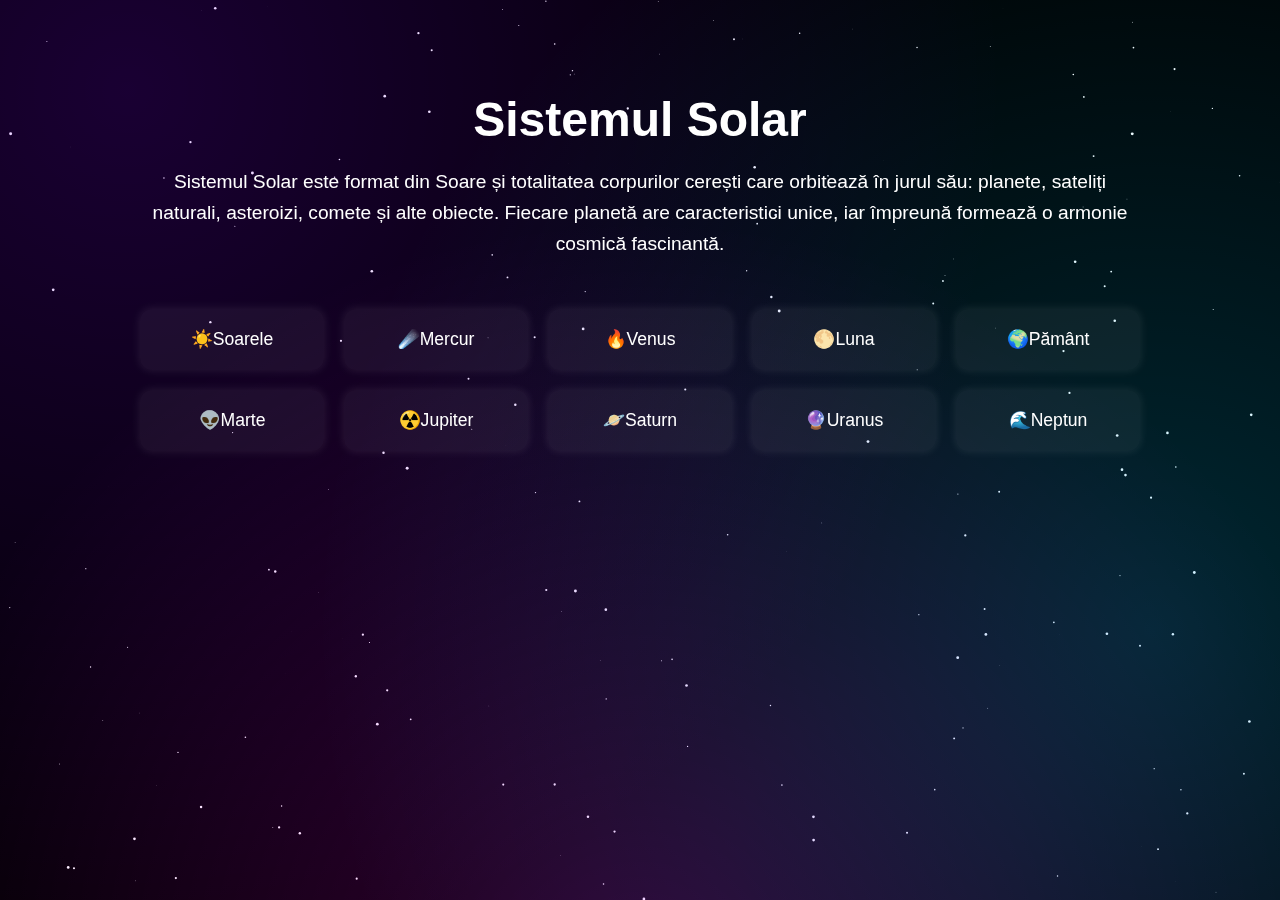
<file: index.html>
<!DOCTYPE html>
<html lang="ro">
<head>
  <meta charset="UTF-8">
  <meta name="viewport" content="width=device-width, initial-scale=1">
  <title>Sistemul Solar</title>
  <link rel="stylesheet" href="style.css">
</head>
<body>

  <canvas id="stars"></canvas>

  <div class="animated-nebula"></div>

  <div class="content">
    <h1>Sistemul Solar</h1>
    <p>
      Sistemul Solar este format din Soare și totalitatea corpurilor cerești care orbitează în jurul său:
      planete, sateliți naturali, asteroizi, comete și alte obiecte. Fiecare planetă are caracteristici unice,
      iar împreună formează o armonie cosmică fascinantă.
    </p>

    <div class="card-container">
      <a href="soare.html" class="planet-card">☀️Soarele</a>
      <a href="mercur.html" class="planet-card">☄️Mercur</a>
      <a href="venus.html" class="planet-card">🔥Venus</a>
      <a href="luna.html" class="planet-card">🌕Luna</a>
      <a href="pamant.html" class="planet-card">🌍Pământ</a>
      <a href="marte.html" class="planet-card">👽Marte</a>
      <a href="jupiter.html" class="planet-card">☢️Jupiter</a>
      <a href="saturn.html" class="planet-card">🪐Saturn</a>
      <a href="uranus.html" class="planet-card">🔮Uranus</a>
      <a href="neptun.html" class="planet-card">🌊Neptun</a>
    </div>
  </div>

  <script src="stars.js"></script>

</body>
</html>
</file>
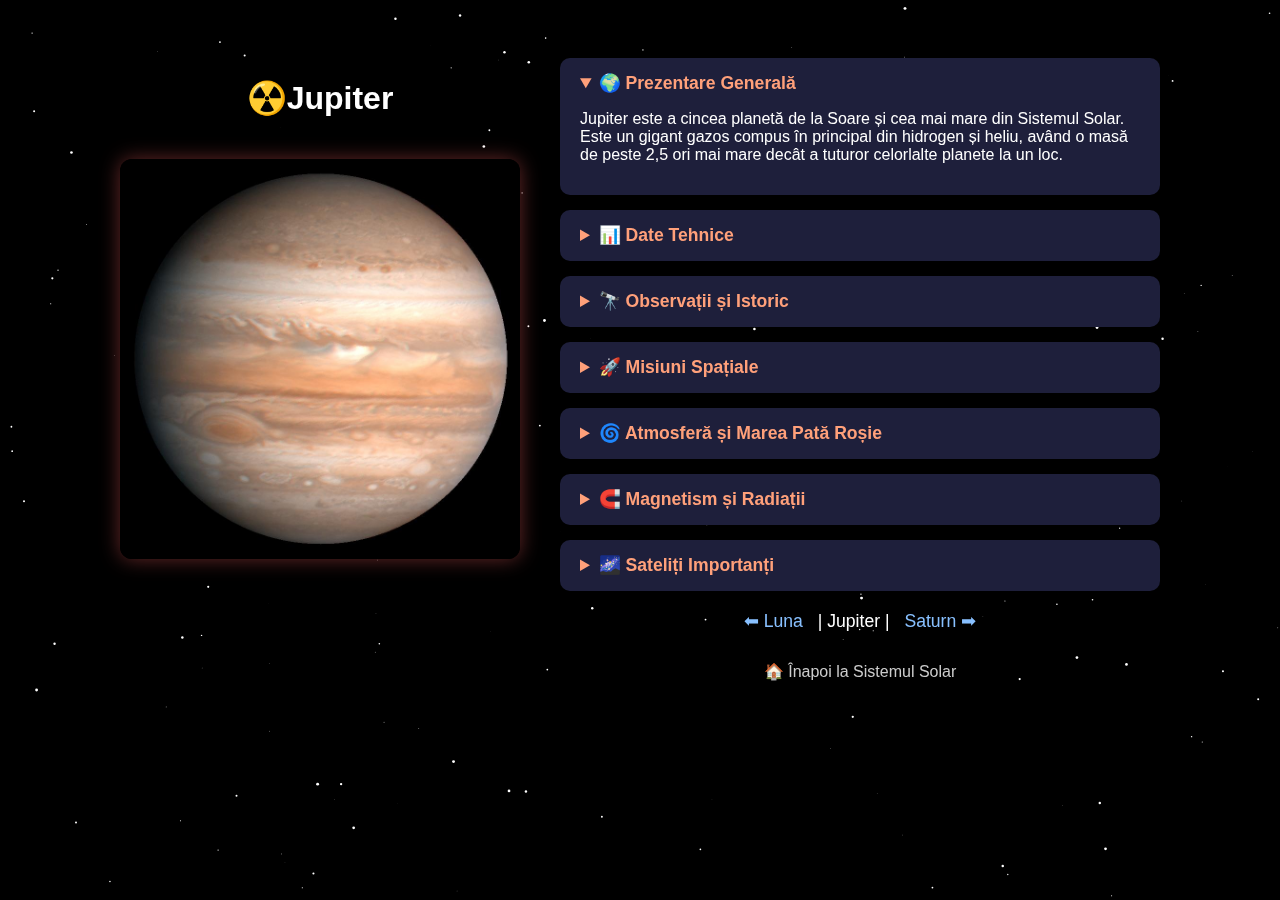
<file: jupiter.html>
<!DOCTYPE html>
<html lang="ro">
<head>
  <meta charset="UTF-8" />
  <meta name="viewport" content="width=device-width, initial-scale=1" />
  <title>Explorare Jupiter</title>
  <link rel="stylesheet" href="style_jupiter.css" />
</head>
<body class="cosmic-bg">
  <canvas id="stars"></canvas>

  <div class="planet-flex-container">
    <div class="left-side">
      <h1>☢️Jupiter</h1>
      <img src="Imagini/Jupiter.jpg" alt="Jupiter" class="planet-img" />
    </div>

    <div class="right-side exploration-sections">
      <details open>
        <summary>🌍 Prezentare Generală</summary>
        <p>
          Jupiter este a cincea planetă de la Soare și cea mai mare din Sistemul Solar. Este un gigant gazos compus în principal din hidrogen și heliu, având o masă de peste 2,5 ori mai mare decât a tuturor celorlalte planete la un loc.
        </p>
      </details>

      <details>
        <summary>📊 Date Tehnice</summary>
        <ul>
          <li>Diametru: 139.820 km</li>
          <li>Gravitație: 24,79 m/s²</li>
          <li>Număr de sateliți: 95 confirmați</li>
          <li>Durata unei zile: 9h 56m</li>
        </ul>
      </details>

      <details>
        <summary>🔭 Observații și Istoric</summary>
        <p>
          Jupiter este vizibil cu ochiul liber și cunoscut din antichitate. Galileo Galilei a fost primul care i-a observat cei mai mari sateliți în 1610 (Io, Europa, Ganimede și Callisto) — numiți acum „satelitii galileeni”.
        </p>
      </details>

      <details>
        <summary>🚀 Misiuni Spațiale</summary>
        <p>
          Mai multe misiuni au vizitat Jupiter pentru studii detaliate:
        </p>
        <ul>
          <li><strong>Pioneer 10</strong> – primul zbor prin apropiere (1973)</li>
          <li><strong>Voyager 1 și 2</strong> – imagini și date despre sateliți (1979)</li>
          <li><strong>Galileo</strong> – în orbită între 1995–2003</li>
          <li><strong>Juno</strong> – activă din 2016, analizează structura și atmosfera</li>
        </ul>
      </details>

      <details>
        <summary>🌀 Atmosferă și Marea Pată Roșie</summary>
        <p>
          Atmosfera este formată în principal din hidrogen și heliu, cu benzi de nori și furtuni masive. <strong>Marea Pată Roșie</strong> este o furtună uriașă care durează de sute de ani și este de 1,3 ori mai mare decât Pământul.
        </p>
      </details>

      <details>
        <summary>🧲 Magnetism și Radiații</summary>
        <p>
          Jupiter are un câmp magnetic extrem de puternic, de aproximativ 20.000 de ori mai intens decât al Pământului. Emite radiații intense, ceea ce face explorarea din apropiere dificilă pentru navele spațiale.
        </p>
      </details>

      <details>
        <summary>🌌 Sateliți Importanți</summary>
        <p>
          Jupiter are peste 90 de sateliți, dintre care cei mai importanți sunt:
        </p>
        <ul>
          <li><strong>Ganimede</strong> – cel mai mare satelit din Sistemul Solar.</li>
          <li><strong>Europa</strong> – posibil să aibă un ocean subteran.</li>
          <li><strong>Io</strong> – activ vulcanic intens.</li>
          <li><strong>Callisto</strong> – unul dintre cele mai vechi și craterate corpuri.</li>
        </ul>
      </details>

      <div class="navigation">
        <a href="luna.html">⬅ Luna</a>
        <span>| Jupiter |</span>
        <a href="saturn.html">Saturn ➡</a>
      </div>

      <div class="back-home">
        <a href="index.html">🏠 Înapoi la Sistemul Solar</a>
      </div>
    </div>
  </div>

  <script src="stars.js"></script>
</body>
</html>
</file>
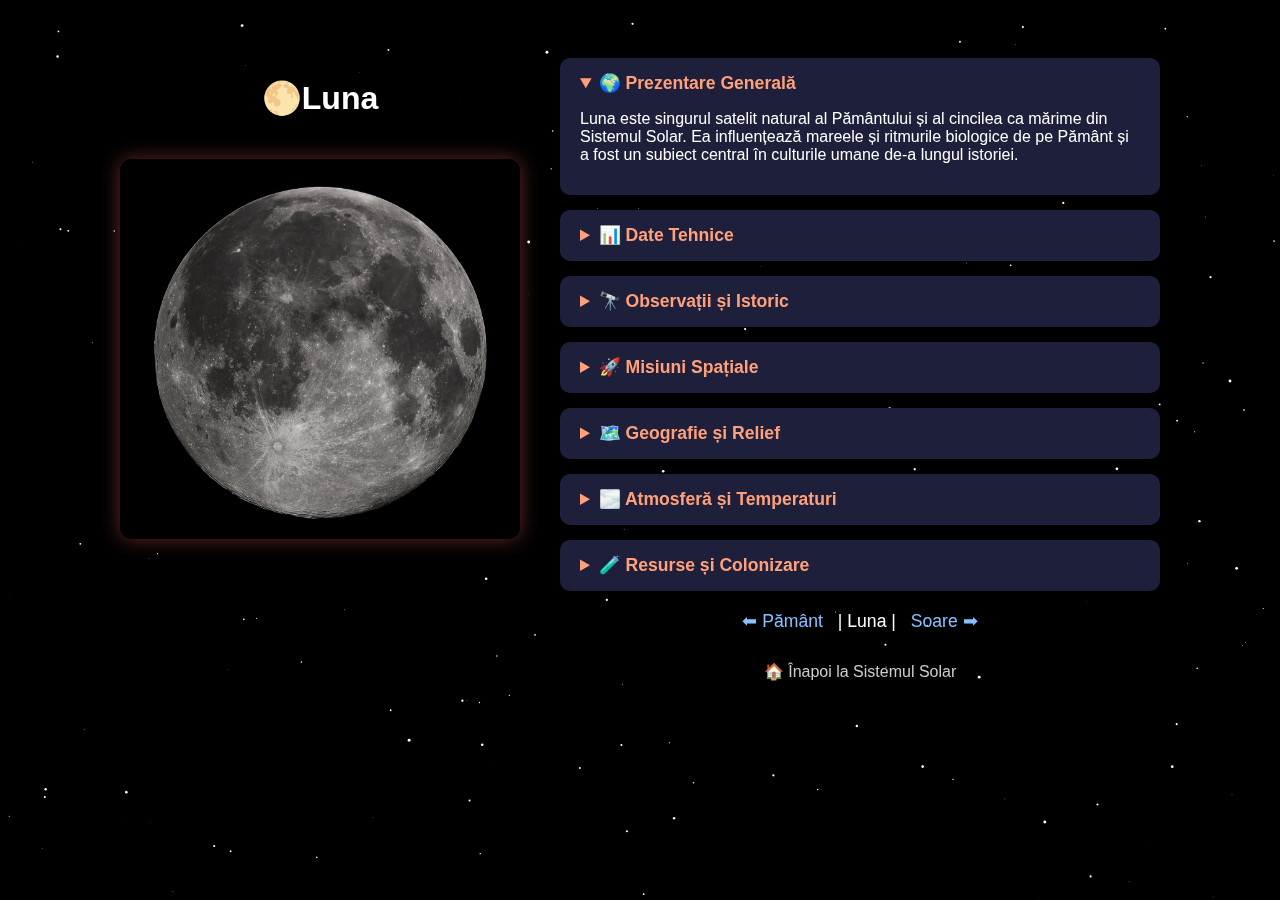
<file: luna.html>
<!DOCTYPE html>
<html lang="ro">
<head>
  <meta charset="UTF-8" />
  <meta name="viewport" content="width=device-width, initial-scale=1" />
  <title>Explorare Luna</title>
  <link rel="stylesheet" href="style_luna.css" />
</head>
<body class="cosmic-bg">
  <canvas id="stars"></canvas>

  <div class="planet-flex-container">
    <div class="left-side">
      <h1>🌕Luna</h1>
      <img src="Imagini/Luna.jpg" alt="Luna" class="planet-img" />
    </div>

    <div class="right-side exploration-sections">
      <details open>
        <summary>🌍 Prezentare Generală</summary>
        <p>
          Luna este singurul satelit natural al Pământului și al cincilea ca mărime din Sistemul Solar. Ea influențează mareele și ritmurile biologice de pe Pământ și a fost un subiect central în culturile umane de-a lungul istoriei.
        </p>
      </details>

      <details>
        <summary>📊 Date Tehnice</summary>
        <ul>
          <li>Diametru: 3.474 km</li>
          <li>Gravitație: 1.62 m/s²</li>
          <li>Distanță față de Pământ: ~384.400 km</li>
          <li>Durata unei zile lunare: 27,3 zile terestre</li>
        </ul>
      </details>

      <details>
        <summary>🔭 Observații și Istoric</summary>
        <p>
          Luna a fost observată încă din cele mai vechi timpuri. Primele hărți lunare au fost realizate în secolele XVII–XVIII. Ea a fost adesea asociată cu zeități feminine, cicluri și calendarul lunar.
        </p>
      </details>

      <details>
        <summary>🚀 Misiuni Spațiale</summary>
        <p>
          Luna a fost primul corp ceresc pe care omul a pășit. Printre cele mai importante misiuni:
        </p>
        <ul>
          <li><strong>Luna 2</strong> (URSS, 1959) – primul impact controlat pe Lună.</li>
          <li><strong>Apollo 11</strong> (SUA, 1969) – Neil Armstrong, primul pas pe Lună.</li>
          <li><strong>Chandrayaan-3</strong> (India, 2023) – aterizare reușită la polul sudic.</li>
          <li>Misiuni recente de cartografiere și recoltare de date (NASA, ESA, CNSA).</li>
        </ul>
      </details>

      <details>
        <summary>🗺️ Geografie și Relief</summary>
        <p>
          Suprafața Lunii este acoperită de cratere, câmpii bazaltice (maria), munți și regiuni cu regolit. Cele mai cunoscute formațiuni:
        </p>
        <ul>
          <li><strong>Mare Tranquillitatis</strong> – locul unde a aselenizat Apollo 11.</li>
          <li><strong>Craterele Tycho și Copernicus</strong> – vizibile cu ochiul liber.</li>
        </ul>
      </details>

      <details>
        <summary>🌫️ Atmosferă și Temperaturi</summary>
        <p>
          Luna nu are o atmosferă propriu-zisă, ci o exosferă extrem de subțire. Din acest motiv, temperaturile variază drastic între zi și noapte, de la +127°C la -173°C.
        </p>
      </details>

      <details>
        <summary>🧪 Resurse și Colonizare</summary>
        <p>
          Analizele arată prezența apei înghețate în regiunile polare. De asemenea, se investighează posibilitatea folosirii heliu-3 ca resursă energetică în viitor. Proiectele Artemis și Gateway vizează colonizarea Lunii.
        </p>
      </details>

      <div class="navigation">
        <a href="pamant.html">⬅ Pământ</a>
        <span>| Luna |</span>
        <a href="soare.html">Soare ➡</a>
      </div>

      <div class="back-home">
        <a href="index.html">🏠 Înapoi la Sistemul Solar</a>
      </div>
    </div>
  </div>

  <script src="stars.js"></script>
</body>
</html>
</file>
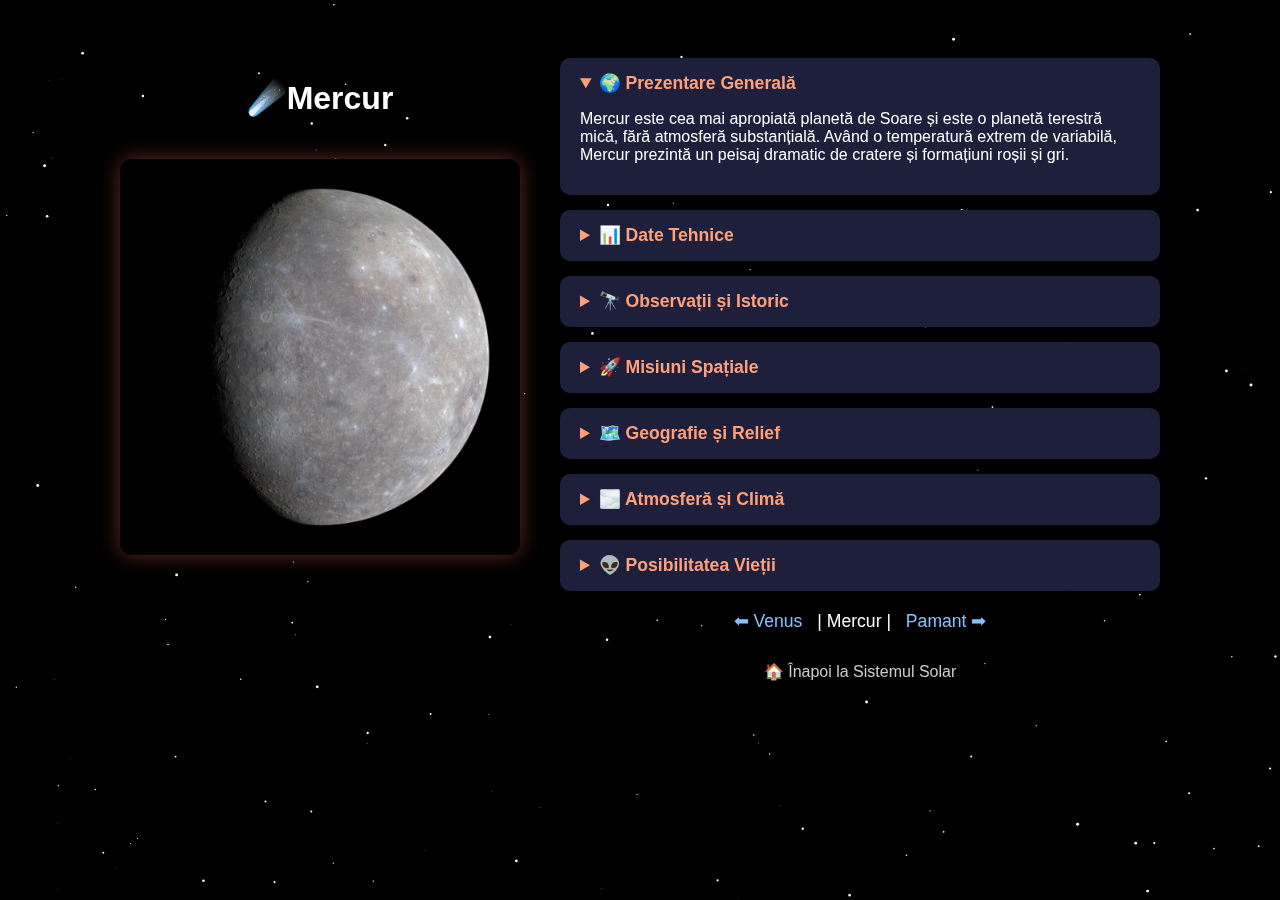
<file: mercur.html>
<!DOCTYPE html>
<html lang="ro">
<head>
  <meta charset="UTF-8">
  <meta name="viewport" content="width=device-width, initial-scale=1">
  <title>Explorare Mercur</title>
  <link rel="stylesheet" href="style_mercur.css">
</head>

<body class="cosmic-bg">
    <canvas id="stars"></canvas>
  
    <div class="planet-flex-container">
      <div class="left-side">
        <h1>☄️Mercur</h1>
        <img src="Imagini/Mercur.jpg" alt="Mercur" class="planet-img">
      </div>
  
      <div class="right-side exploration-sections">
        <details open>
          <summary>🌍 Prezentare Generală</summary>
          <p>Mercur este cea mai apropiată planetă de Soare și este o planetă terestră mică, fără atmosferă substanțială. Având o temperatură extrem de variabilă, Mercur prezintă un peisaj dramatic de cratere și formațiuni roșii și gri.</p>
        </details>
  
        <details>
          <summary>📊 Date Tehnice</summary>
          <ul>
            <li>Diametru: 4.879 km</li>
            <li>Gravitație: 3.7 m/s²</li>
            <li>Temperatură: -173°C la noapte, +427°C ziua</li>
          </ul>
        </details>
  
        <details>
            <summary>🔭 Observații și Istoric</summary>
            <p>Mercur a fost cunoscut încă din antichitate, fiind vizibil fără telescop în apropierea orizontului. Galileo Galilei a fost primul care a observat această planetă cu un telescop în 1610. Primele imagini detaliate ale planetei au fost obținute de sondele Mariner 10 și MESSENGER.</p>
          </details>
          
          <details>
            <summary>🚀 Misiuni Spațiale</summary>
            <p>Mercur a fost vizitat de mai multe misiuni spațiale, inclusiv:</p>
            <ul>
              <li><strong>Mariner 10</strong> (1974-1975) – prima sondă care a zburat pe lângă Mercur.</li>
              <li><strong>MESSENGER</strong> (2004-2015) – a fost prima sondă care a orbitat Mercur și a trimis imagini detaliate ale suprafeței sale.</li>
              <li><strong>BepiColombo</strong> (2020) – o misiune jointă ESA/JAXA care va ajunge la Mercur în 2025.</li>
            </ul>
          </details>
          
          <details>
            <summary>🗺️ Geografie și Relief</summary>
            <p>Mercur are o suprafață similară cu Luna Pământului, acoperită cu cratere și câmpuri de roci. Printre cele mai notabile formațiuni se numără:</p>
            <ul>
              <li><strong>Caloris Basin</strong> – un crater enorm de 1.550 km, considerat unul dintre cele mai mari cratere de impact din Sistemul Solar.</li>
              <li><strong>Ridges</strong> – lanțuri de munți care se formează din cauza contracției planetei.</li>
            </ul>
          </details>
          
          <details>
            <summary>🌫️ Atmosferă și Climă</summary>
            <p>Mercur are o atmosferă foarte subțire, formată în principal din oxigen, sodiu, hidrogen, heliu și potasiu. Temperaturile pot varia dramatic: de la -173°C noaptea la +427°C ziua.</p>
          </details>
          
          <details>
            <summary>👽 Posibilitatea Vieții</summary>
            <p>Din cauza temperaturilor extreme și a lipsei de atmosferă semnificativă, Mercur este considerat o planetă nelocuită, fără posibilitatea vieții așa cum o cunoaștem. Totuși, cercetările continuă să exploreze modul în care planetele apropiate de soare ar putea susține forme de viață extremofile în trecut.</p>
          </details>
          
        <div class="navigation">
          <a href="venus.html">⬅ Venus</a>
          <span>| Mercur |</span>
          <a href="pamant.html">Pamant ➡</a>
        </div>
  
        <div class="back-home">
          <a href="index.html">🏠 Înapoi la Sistemul Solar</a>
        </div>
      </div>
    </div>
  
    <script src="stars.js"></script>
</body>
</html>
</file>
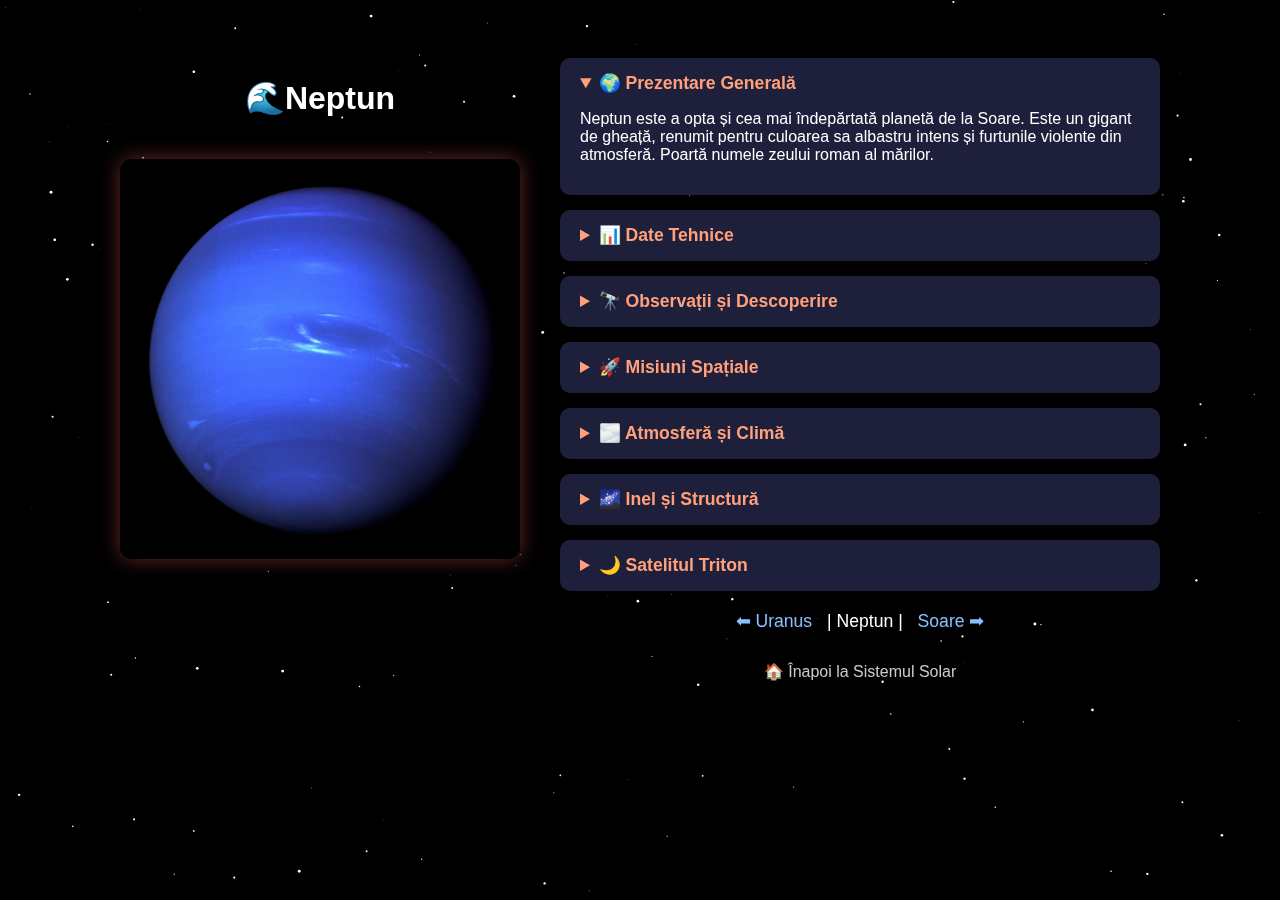
<file: neptun.html>
<!DOCTYPE html>
<html lang="ro">
<head>
  <meta charset="UTF-8" />
  <meta name="viewport" content="width=device-width, initial-scale=1" />
  <title>Explorare Neptun</title>
  <link rel="stylesheet" href="style_neptun.css" />
</head>
<body class="cosmic-bg">
  <canvas id="stars"></canvas>

  <div class="planet-flex-container">
    <div class="left-side">
      <h1>🌊Neptun</h1>
      <img src="Imagini/Neptun.jpg" alt="Neptun" class="planet-img" />
    </div>

    <div class="right-side exploration-sections">
      <details open>
        <summary>🌍 Prezentare Generală</summary>
        <p>
          Neptun este a opta și cea mai îndepărtată planetă de la Soare. Este un gigant de gheață, renumit pentru culoarea sa albastru intens și furtunile violente din atmosferă. Poartă numele zeului roman al mărilor.
        </p>
      </details>

      <details>
        <summary>📊 Date Tehnice</summary>
        <ul>
          <li>Diametru: 49.244 km</li>
          <li>Gravitație: 11,15 m/s²</li>
          <li>Durata unei zile: 16h 6m</li>
          <li>Temperatură medie: -214°C</li>
        </ul>
      </details>

      <details>
        <summary>🔭 Observații și Descoperire</summary>
        <p>
          Neptun a fost descoperit în 1846, fiind prima planetă localizată prin calcule matematice și nu prin observație directă. A fost observat ulterior de Johann Galle, pe baza predicțiilor lui Urbain Le Verrier și John Couch Adams.
        </p>
      </details>

      <details>
        <summary>🚀 Misiuni Spațiale</summary>
        <p>
          <strong>Voyager 2</strong> este singura navă care a vizitat Neptun, în 1989. A transmis imagini spectaculoase cu marea pată întunecată, inelele și satelitul Triton.
        </p>
      </details>

      <details>
        <summary>🌫️ Atmosferă și Climă</summary>
        <p>
          Atmosfera conține hidrogen, heliu și metan. Neptun este cunoscut pentru vânturile sale extrem de rapide – cele mai rapide din Sistemul Solar, atingând până la 2.100 km/h. Furtunile sunt frecvente și intense.
        </p>
      </details>

      <details>
        <summary>🌌 Inel și Structură</summary>
        <p>
          Neptun are un sistem de inele subțiri și întunecate. Interiorul este format dintr-un nucleu solid înconjurat de un strat de gheață și un mantou de hidrogen și heliu lichid.
        </p>
      </details>

      <details>
        <summary>🌙 Satelitul Triton</summary>
        <p>
          <strong>Triton</strong> este cel mai mare satelit al lui Neptun și este unic deoarece orbitează în sens opus rotației planetei. Se crede că este un obiect capturat din Centura Kuiper. Are gheizere de azot și o suprafață geologic activă.
        </p>
      </details>

      <div class="navigation">
        <a href="uranus.html">⬅ Uranus</a>
        <span>| Neptun |</span>
        <a href="soare.html">Soare ➡</a>
      </div>

      <div class="back-home">
        <a href="index.html">🏠 Înapoi la Sistemul Solar</a>
      </div>
    </div>
  </div>

  <script src="stars.js"></script>
</body>
</html>
</file>
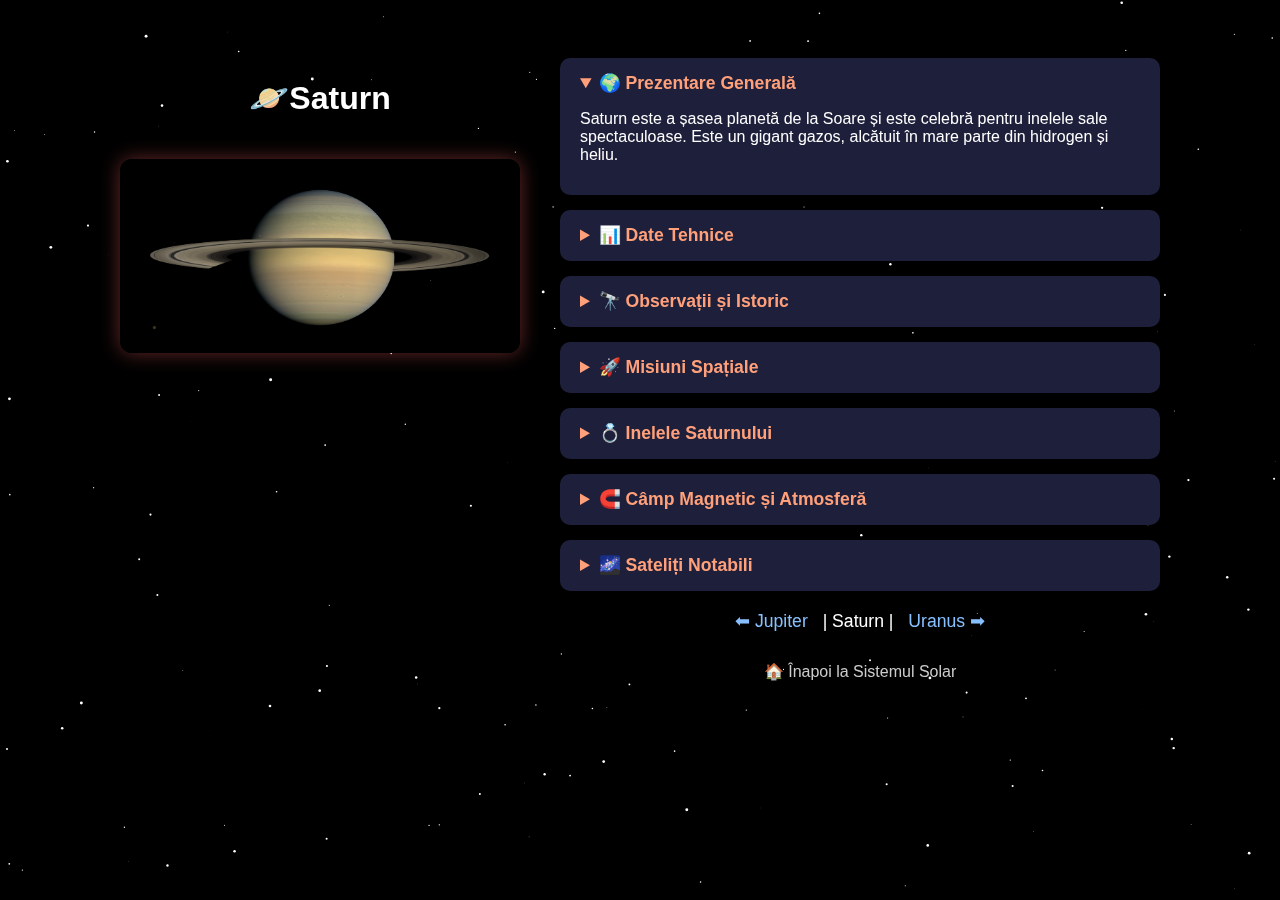
<file: saturn.html>
<!DOCTYPE html>
<html lang="ro">
<head>
  <meta charset="UTF-8" />
  <meta name="viewport" content="width=device-width, initial-scale=1" />
  <title>Explorare Saturn</title>
  <link rel="stylesheet" href="style_saturn.css" />
</head>
<body class="cosmic-bg">
  <canvas id="stars"></canvas>

  <div class="planet-flex-container">
    <div class="left-side">
      <h1>🪐Saturn</h1>
      <img src="Imagini/Saturn.jpg" alt="Saturn" class="planet-img" />
    </div>

    <div class="right-side exploration-sections">
      <details open>
        <summary>🌍 Prezentare Generală</summary>
        <p>
          Saturn este a șasea planetă de la Soare și este celebră pentru inelele sale spectaculoase. Este un gigant gazos, alcătuit în mare parte din hidrogen și heliu.
        </p>
      </details>

      <details>
        <summary>📊 Date Tehnice</summary>
        <ul>
          <li>Diametru: 116.460 km</li>
          <li>Gravitație: 10,44 m/s²</li>
          <li>Număr de sateliți: 146 confirmați</li>
          <li>Durata unei zile: 10h 33m</li>
        </ul>
      </details>

      <details>
        <summary>🔭 Observații și Istoric</summary>
        <p>
          Saturn a fost cunoscut din antichitate și este vizibil cu ochiul liber. Galileo Galilei l-a observat în 1610, dar nu a înțeles că vede inelele. Abia în 1655, Christiaan Huygens a explicat corect structura acestora.
        </p>
      </details>

      <details>
        <summary>🚀 Misiuni Spațiale</summary>
        <p>
          Mai multe misiuni au vizitat Saturn:
        </p>
        <ul>
          <li><strong>Pioneer 11</strong> (1979) – primul zbor apropiat.</li>
          <li><strong>Voyager 1 și 2</strong> – imagini detaliate ale inelelor și sateliților.</li>
          <li><strong>Cassini-Huygens</strong> (2004–2017) – misiune amplă ce a orbitat Saturn și a trimis o sondă pe Titan.</li>
        </ul>
      </details>

      <details>
        <summary>💍 Inelele Saturnului</summary>
        <p>
          Inelele lui Saturn sunt compuse din gheață și particule de praf, având o grosime de doar câțiva zeci de metri, dar extinzându-se pe sute de mii de kilometri. Sunt împărțite în mai multe zone, cele mai cunoscute fiind inelele A, B și C.
        </p>
      </details>

      <details>
        <summary>🧲 Câmp Magnetic și Atmosferă</summary>
        <p>
          Saturn are un câmp magnetic mai slab decât Jupiter, dar totuși puternic. Atmosfera este compusă din hidrogen (~96%) și heliu, cu vânturi ce ating viteze de peste 1.800 km/h.
        </p>
      </details>

      <details>
        <summary>🌌 Sateliți Notabili</summary>
        <p>
          Saturn are un număr impresionant de sateliți, dintre care cei mai notabili sunt:
        </p>
        <ul>
          <li><strong>Titan</strong> – cel mai mare satelit, cu o atmosferă densă și lacuri de metan.</li>
          <li><strong>Enceladus</strong> – are gheizere de apă care sugerează un ocean subteran.</li>
          <li><strong>Rhea, Dione, Iapetus</strong> – fiecare cu caracteristici geologice unice.</li>
        </ul>
      </details>

      <div class="navigation">
        <a href="jupiter.html">⬅ Jupiter</a>
        <span>| Saturn |</span>
        <a href="uranus.html">Uranus ➡</a>
      </div>

      <div class="back-home">
        <a href="index.html">🏠 Înapoi la Sistemul Solar</a>
      </div>
    </div>
  </div>

  <script src="stars.js"></script>
</body>
</html>
</file>
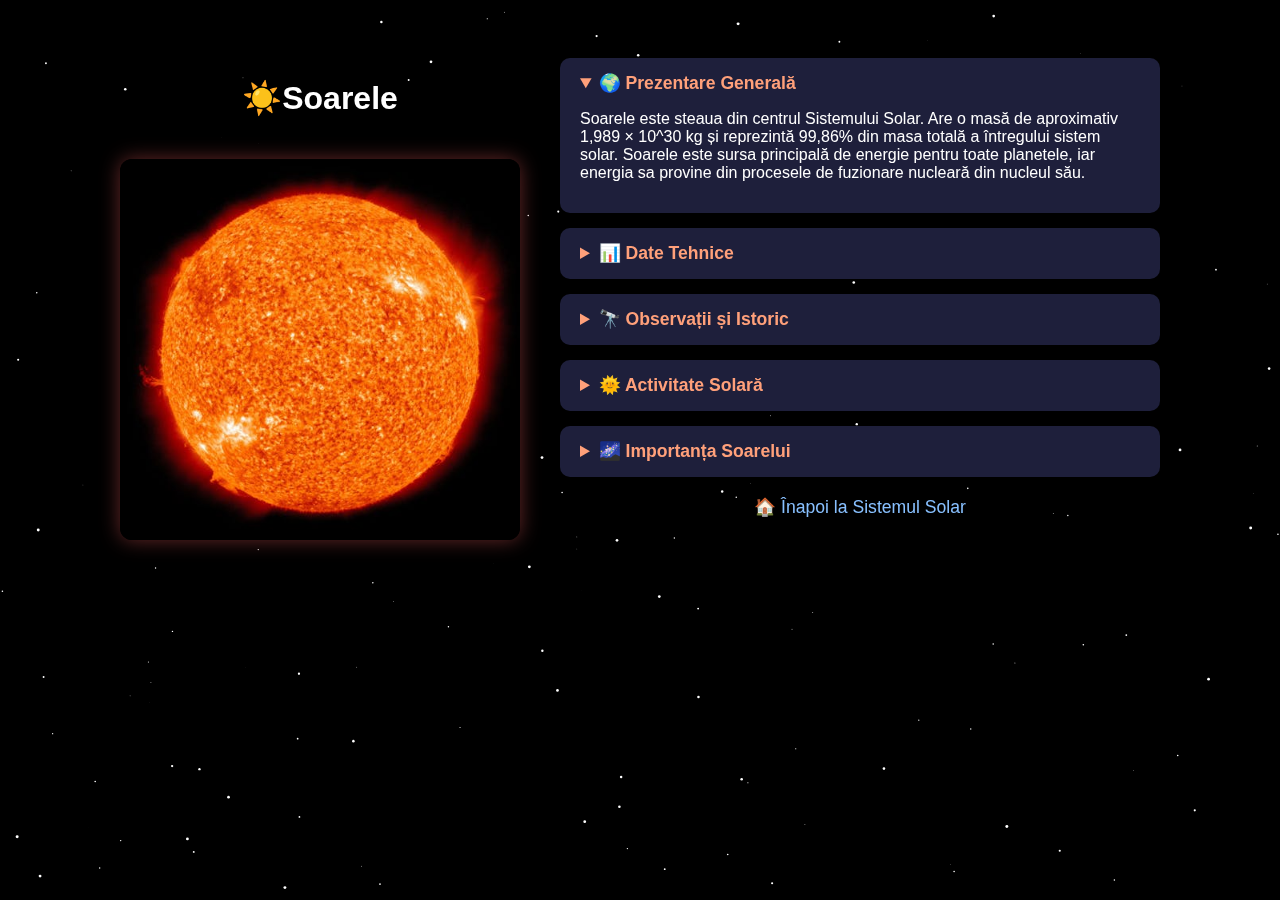
<file: soare.html>
<!DOCTYPE html>
<html lang="ro">
<head>
  <meta charset="UTF-8">
  <meta name="viewport" content="width=device-width, initial-scale=1.0">
  <title>Soarele</title>
  <link rel="stylesheet" href="style_soarele.css">
</head>
<body class="cosmic-bg">
  <canvas id="stars"></canvas>

  <div class="planet-flex-container">
    <div class="left-side">
      <h1>☀️Soarele</h1>
      <img src="Imagini/Soare2.jpg" alt="Soarele" class="planet-img">
    </div>

    <div class="right-side exploration-sections">
      <details open>
        <summary>🌍 Prezentare Generală</summary>
        <p>Soarele este steaua din centrul Sistemului Solar. Are o masă de aproximativ 1,989 × 10^30 kg și reprezintă 99,86% din masa totală a întregului sistem solar. Soarele este sursa principală de energie pentru toate planetele, iar energia sa provine din procesele de fuzionare nucleară din nucleul său.</p>
      </details>

      <details>
        <summary>📊 Date Tehnice</summary>
        <ul>
          <li>Diametru: 1.392.700 km</li>
          <li>Temperatura la suprafață: 5.500°C</li>
          <li>Temperatura în nucleu: 15.000.000°C</li>
          <li>Vârsta: 4,6 miliarde de ani</li>
        </ul>
      </details>

      <details>
        <summary>🔭 Observații și Istoric</summary>
        <p>Soarele a fost observat de către civilizațiile antice, care i-au atribuit diverse divinități. În secolul al XVII-lea, astronomii au început să studieze Soarele folosind telescoape. De atunci, înțelegerea noastră despre structura și comportamentul Soarelui a evoluat semnificativ.</p>
      </details>

      <details>
        <summary>🌞 Activitate Solară</summary>
        <p>Soarele are un ciclu de activitate de aproximativ 11 ani, în care trece prin perioade de intensificare a petelor solare și radiație solară. Aceasta poate influența vremea din Sistemul Solar, inclusiv pe Pământ, prin erupții solare și vânturi solare.</p>
      </details>

      <details>
        <summary>🌌 Importanța Soarelui</summary>
        <p>Soarele joacă un rol esențial în menținerea vieții pe Pământ, prin furnizarea de lumină și căldură. Acesta influențează climatul, reglează temperatura globală și sprijină fotosinteza, procesul prin care plantele produc oxigenul necesar vieții.</p>
      </details>

      <div class="navigation">
        <a href="index.html">🏠 Înapoi la Sistemul Solar</a>
      </div>
    </div>
  </div>

  <script src="stars.js"></script>
</body>
</html>
</file>
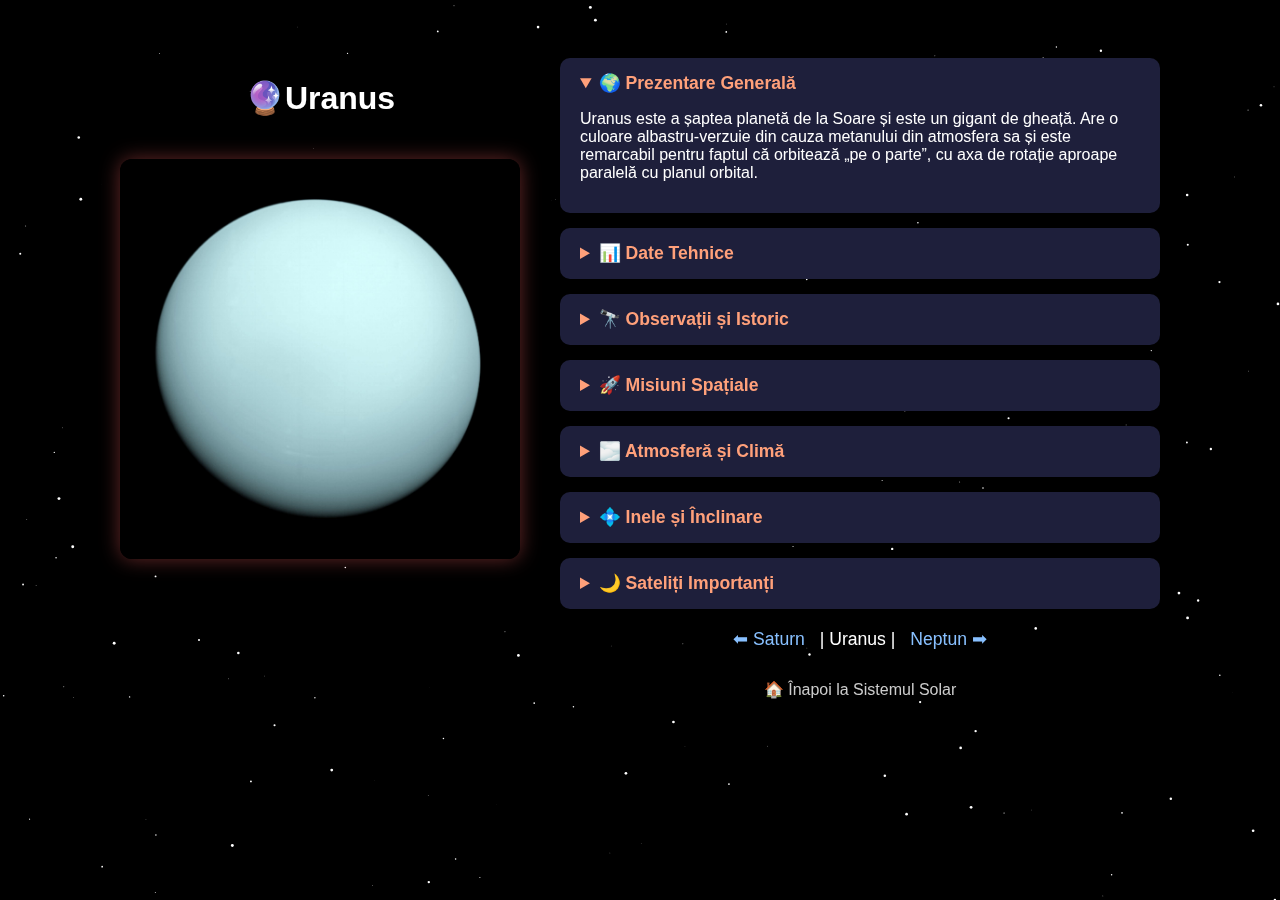
<file: uranus.html>
<!DOCTYPE html>
<html lang="ro">
<head>
  <meta charset="UTF-8" />
  <meta name="viewport" content="width=device-width, initial-scale=1" />
  <title>Explorare Uranus</title>
  <link rel="stylesheet" href="style_uranus.css" />
</head>
<body class="cosmic-bg">
  <canvas id="stars"></canvas>

  <div class="planet-flex-container">
    <div class="left-side">
      <h1>🔮Uranus</h1>
      <img src="Imagini/Uranus2.jpg" alt="Uranus" class="planet-img" />
    </div>

    <div class="right-side exploration-sections">
      <details open>
        <summary>🌍 Prezentare Generală</summary>
        <p>
          Uranus este a șaptea planetă de la Soare și este un gigant de gheață. Are o culoare albastru-verzuie din cauza metanului din atmosfera sa și este remarcabil pentru faptul că orbitează „pe o parte”, cu axa de rotație aproape paralelă cu planul orbital.
        </p>
      </details>

      <details>
        <summary>📊 Date Tehnice</summary>
        <ul>
          <li>Diametru: 50.724 km</li>
          <li>Gravitație: 8,69 m/s²</li>
          <li>Durata unei zile: 17h 14m</li>
          <li>Temperatură medie: -224°C</li>
        </ul>
      </details>

      <details>
        <summary>🔭 Observații și Istoric</summary>
        <p>
          Uranus a fost descoperit în 1781 de William Herschel, devenind prima planetă descoperită cu ajutorul unui telescop. Inițial s-a crezut că este o cometă, dar observările ulterioare i-au confirmat natura planetară.
        </p>
      </details>

      <details>
        <summary>🚀 Misiuni Spațiale</summary>
        <p>
          Singura navă spațială care a vizitat Uranus este <strong>Voyager 2</strong>, în 1986. A transmis date despre atmosferă, inele și sateliți. De atunci, Uranus nu a mai fost vizitat, deși există planuri pentru misiuni viitoare.
        </p>
      </details>

      <details>
        <summary>🌫️ Atmosferă și Climă</summary>
        <p>
          Atmosfera lui Uranus este compusă din hidrogen, heliu și metan. Este una dintre cele mai reci planete din sistemul solar. Vânturile pot atinge viteze de 900 km/h, iar norii metanici dau planetei o tentă turcoaz.
        </p>
      </details>

      <details>
        <summary>💠 Inele și Înclinare</summary>
        <p>
          Uranus are un sistem de inele subțiri și întunecate, mai puțin vizibile decât cele ale lui Saturn. Ceea ce îl face cu adevărat unic este înclinarea axială de 98 de grade, ceea ce duce la anotimpuri extreme și neobișnuite.
        </p>
      </details>

      <details>
        <summary>🌙 Sateliți Importanți</summary>
        <p>
          Uranus are 27 de sateliți cunoscuți, mulți dintre aceștia purtând nume din operele lui Shakespeare. Cei mai mari includ:
        </p>
        <ul>
          <li><strong>Titania</strong> – cel mai mare satelit al lui Uranus.</li>
          <li><strong>Oberon</strong> – cu o suprafață marcată de cratere.</li>
          <li><strong>Miranda</strong> – cu relief bizar și variații geologice spectaculoase.</li>
        </ul>
      </details>

      <div class="navigation">
        <a href="saturn.html">⬅ Saturn</a>
        <span>| Uranus |</span>
        <a href="neptun.html">Neptun ➡</a>
      </div>

      <div class="back-home">
        <a href="index.html">🏠 Înapoi la Sistemul Solar</a>
      </div>
    </div>
  </div>

  <script src="stars.js"></script>
</body>
</html>
</file>
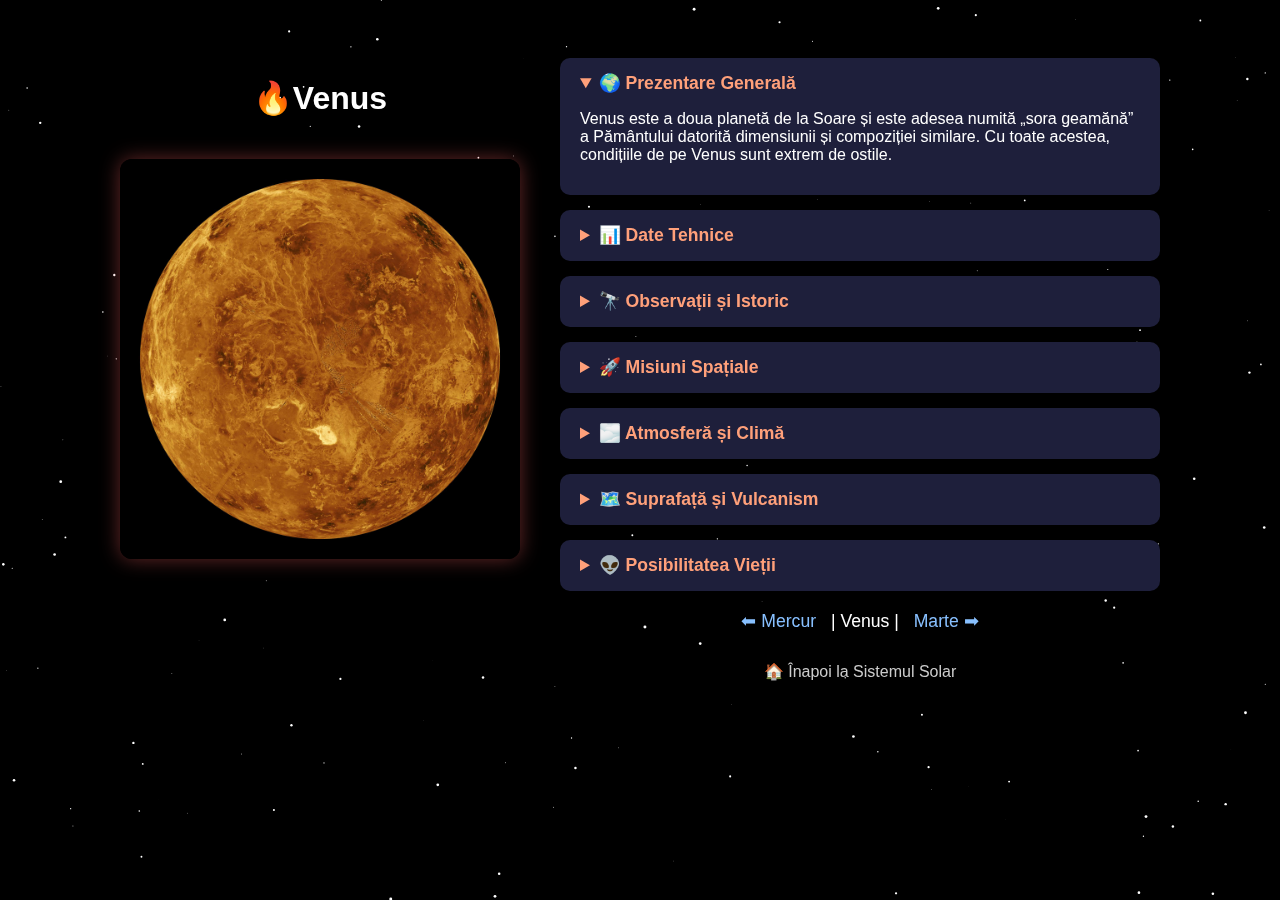
<file: venus.html>
<!DOCTYPE html>
<html lang="ro">
<head>
  <meta charset="UTF-8" />
  <meta name="viewport" content="width=device-width, initial-scale=1" />
  <title>Explorare Venus</title>
  <link rel="stylesheet" href="style_venus.css" />
</head>
<body class="cosmic-bg">
  <canvas id="stars"></canvas>

  <div class="planet-flex-container">
    <div class="left-side">
      <h1>🔥Venus</h1>
      <img src="Imagini/Venus.jpg" alt="Venus" class="planet-img" />
    </div>

    <div class="right-side exploration-sections">
      <details open>
        <summary>🌍 Prezentare Generală</summary>
        <p>
          Venus este a doua planetă de la Soare și este adesea numită „sora geamănă” a Pământului datorită dimensiunii și compoziției similare. Cu toate acestea, condițiile de pe Venus sunt extrem de ostile.
        </p>
      </details>

      <details>
        <summary>📊 Date Tehnice</summary>
        <ul>
          <li>Diametru: 12.104 km</li>
          <li>Gravitație: 8.87 m/s²</li>
          <li>Temperatură: 462°C (medie)</li>
          <li>Durata unei zile: 243 zile terestre</li>
        </ul>
      </details>

      <details>
        <summary>🔭 Observații și Istoric</summary>
        <p>
          Venus a fost cunoscută din antichitate, vizibilă atât dimineața cât și seara. Galileo Galilei a observat fazele planetei în 1610, oferind dovezi importante pentru modelul heliocentric.
        </p>
      </details>

      <details>
        <summary>🚀 Misiuni Spațiale</summary>
        <ul>
          <li><strong>Venera</strong> (URSS) – primele sonde care au ajuns pe suprafață.</li>
          <li><strong>Magellan</strong> (NASA) – a cartografiat planeta cu radar.</li>
          <li><strong>Akatsuki</strong> (JAXA) – în prezent în orbită, studiază atmosfera.</li>
        </ul>
      </details>

      <details>
        <summary>🌫️ Atmosferă și Climă</summary>
        <p>
          Atmosfera lui Venus este foarte densă și compusă în principal din dioxid de carbon (96%), cu nori de acid sulfuric. Presiunea atmosferică este de aproximativ 92 de ori mai mare decât pe Pământ. Temperaturile extreme se mențin constant pe toată planeta.
        </p>
      </details>

      <details>
        <summary>🗺️ Suprafață și Vulcanism</summary>
        <p>
          Venus este acoperită de câmpii vulcanice întinse și sute de vulcani mari. Deși nu s-au observat erupții recente, datele sugerează activitate vulcanică în trecutul apropiat.
        </p>
      </details>

      <details>
        <summary>👽 Posibilitatea Vieții</summary>
        <p>
          Suprafața este prea fierbinte și toxică pentru viață, dar în atmosfera superioară au fost detectate urme de <em>fosfină</em>, un posibil semn de activitate biologică. Acest subiect este în curs de cercetare.
        </p>
      </details>

      <div class="navigation">
        <a href="mercur.html">⬅ Mercur</a>
        <span>| Venus |</span>
        <a href="marte.html">Marte ➡</a>
      </div>

      <div class="back-home">
        <a href="index.html">🏠 Înapoi la Sistemul Solar</a>
      </div>
    </div>
  </div>

  <script src="stars.js"></script>
</body>
</html>
</file>
<file: style.css>
/* Fundal negru cu nori colorați animat */
body {
    margin: 0;
    padding: 0;
    background-color: #000;
    overflow-x: hidden;
    font-family: 'Segoe UI', sans-serif;
    color: white;
    position: relative;
    min-height: 100vh;
  }
  
  .animated-nebula {
    position: fixed;
    top: -50%;
    left: -50%;
    width: 200%;
    height: 200%;
    background: radial-gradient(circle at 30% 30%, rgba(128, 0, 255, 0.2), transparent 40%),
                radial-gradient(circle at 70% 60%, rgba(0, 200, 255, 0.2), transparent 40%),
                radial-gradient(circle at 50% 80%, rgba(255, 0, 255, 0.2), transparent 40%);
    animation: moveNebula 60s linear infinite;
    z-index: -1;
  }
  
  @keyframes moveNebula {
    0% {
      transform: translate(0%, 0%) scale(1);
    }
    50% {
      transform: translate(10%, 10%) scale(1.05);
    }
    100% {
      transform: translate(0%, 0%) scale(1);
    }
  }

  #stars {
    position: fixed;
    top: 0;
    left: 0;
    z-index: -2;
    width: 100%;
    height: 100%;
    display: block;
    background: black;
  }
  
  .content {
    position: relative;
    z-index: 1;
    text-align: center;
    padding: 60px 20px;
    max-width: 1000px;
    margin: auto;
  }
  
  h1 {
    font-size: 3rem;
    margin-bottom: 20px;
  }
  
  p {
    font-size: 1.2rem;
    margin-bottom: 50px;
    line-height: 1.6;
  }
  
  .card-container {
    display: grid;
    grid-template-columns: repeat(5, 1fr);
    gap: 20px;
    justify-content: center;
    padding-bottom: 60px;
    max-width: 1000px;
    margin: 0 auto;
  }
  
  @media screen and (max-width: 900px) {
    .card-container {
      grid-template-columns: repeat(3, 1fr);
    }
  }
  
  @media screen and (max-width: 600px) {
    .card-container {
      grid-template-columns: repeat(2, 1fr);
    }
  }
  
  
  .planet-card {
    background-color: rgba(255, 255, 255, 0.05);
    padding: 20px;
    border-radius: 12px;
    color: white;
    text-decoration: none;
    font-size: 1.1rem;
    transition: transform 0.3s ease, background-color 0.3s ease;
    box-shadow: 0 0 10px rgba(255, 255, 255, 0.1);
  }
  
  .planet-card:hover {
    transform: scale(1.05);
    background-color: rgba(255, 255, 255, 0.15);
    box-shadow: 0 0 20px rgba(255, 255, 255, 0.3);
  }
</file>
<file: style_jupiter.css>
.planet-flex-container {
    display: flex;
    flex-wrap: wrap;
    justify-content: center;
    gap: 40px;
    max-width: 1200px;
    margin: auto;
    padding: 30px 20px;
  }
  
  .left-side {
    flex: 1 1 300px;
    max-width: 400px;
    text-align: center;
  }
  
  .right-side {
    flex: 1 1 500px;
    max-width: 600px;
  }
  
  .planet-img {
    width: 100%;
    border-radius: 12px;
    box-shadow: 0 0 20px rgba(255, 100, 100, 0.4);
    margin-top: 20px;
  }
  
  @media screen and (max-width: 768px) {
    .planet-flex-container {
      flex-direction: column;
      align-items: center;
    }
  
    .left-side, .right-side {
      max-width: 100%;
    }
  }
  
.cosmic-bg {
    background: radial-gradient(circle at center, #0b0c2a, #000);
    background-size: cover;
    color: #fff;
    font-family: 'Segoe UI', sans-serif;
    padding: 20px;
    text-align: center;
  }
  
  #stars {
    position: fixed;
    top: 0;
    left: 0;
    z-index: -1;
    display: block;
    background: black;
  }
  
  .planet-container {
    max-width: 800px;
    margin: 0 auto;
  }
  
  .planet-visual img {
    width: 100%;
    max-width: 400px;
    border-radius: 12px;
    box-shadow: 0 0 20px rgba(255, 100, 100, 0.4);
    margin: 20px 0;
    transition: transform 0.3s ease;
  }
  
  .planet-visual img:hover {
    transform: scale(1.05);
  }
  
  .exploration-sections details {
    background-color: #1e1f3b;
    border-radius: 10px;
    padding: 15px 20px;
    margin-bottom: 15px;
    text-align: left;
    cursor: pointer;
  }
  
  .exploration-sections summary {
    font-weight: bold;
    font-size: 1.1rem;
    color: #ffa07a;
    cursor: pointer;
  }
  
  .navigation {
    margin-top: 20px;
    font-size: 1.1rem;
  }
  
  .navigation a {
    color: #88c0ff;
    text-decoration: none;
    margin: 0 10px;
  }
  
  .back-home {
    margin-top: 30px;
  }
  
  .back-home a {
    color: #ccc;
    text-decoration: none;
  }
</file>
<file: style_luna.css>
.planet-flex-container {
    display: flex;
    flex-wrap: wrap;
    justify-content: center;
    gap: 40px;
    max-width: 1200px;
    margin: auto;
    padding: 30px 20px;
  }
  
  .left-side {
    flex: 1 1 300px;
    max-width: 400px;
    text-align: center;
  }
  
  .right-side {
    flex: 1 1 500px;
    max-width: 600px;
  }
  
  .planet-img {
    width: 100%;
    border-radius: 12px;
    box-shadow: 0 0 20px rgba(255, 100, 100, 0.4);
    margin-top: 20px;
  }
  
  @media screen and (max-width: 768px) {
    .planet-flex-container {
      flex-direction: column;
      align-items: center;
    }
  
    .left-side, .right-side {
      max-width: 100%;
    }
  }
  
.cosmic-bg {
    background: radial-gradient(circle at center, #0b0c2a, #000);
    background-size: cover;
    color: #fff;
    font-family: 'Segoe UI', sans-serif;
    padding: 20px;
    text-align: center;
  }
  
  #stars {
    position: fixed;
    top: 0;
    left: 0;
    z-index: -1;
    display: block;
    background: black;
  }
  
  .planet-container {
    max-width: 800px;
    margin: 0 auto;
  }
  
  .planet-visual img {
    width: 100%;
    max-width: 400px;
    border-radius: 12px;
    box-shadow: 0 0 20px rgba(255, 100, 100, 0.4);
    margin: 20px 0;
    transition: transform 0.3s ease;
  }
  
  .planet-visual img:hover {
    transform: scale(1.05);
  }
  
  .exploration-sections details {
    background-color: #1e1f3b;
    border-radius: 10px;
    padding: 15px 20px;
    margin-bottom: 15px;
    text-align: left;
    cursor: pointer;
  }
  
  .exploration-sections summary {
    font-weight: bold;
    font-size: 1.1rem;
    color: #ffa07a;
    cursor: pointer;
  }
  
  .navigation {
    margin-top: 20px;
    font-size: 1.1rem;
  }
  
  .navigation a {
    color: #88c0ff;
    text-decoration: none;
    margin: 0 10px;
  }
  
  .back-home {
    margin-top: 30px;
  }
  
  .back-home a {
    color: #ccc;
    text-decoration: none;
  }
</file>
<file: style_mercur.css>
.planet-flex-container {
  display: flex;
  flex-wrap: wrap;
  justify-content: center;
  gap: 40px;
  max-width: 1200px;
  margin: auto;
  padding: 30px 20px;
}

.left-side {
  flex: 1 1 300px;
  max-width: 400px;
  text-align: center;
}

.right-side {
  flex: 1 1 500px;
  max-width: 600px;
}

.planet-img {
  width: 100%;
  border-radius: 12px;
  box-shadow: 0 0 20px rgba(255, 100, 100, 0.4);
  margin-top: 20px;
}

@media screen and (max-width: 768px) {
  .planet-flex-container {
      flex-direction: column;
      align-items: center;
  }

  .left-side, .right-side {
      max-width: 100%;
  }
}

.cosmic-bg {
  background: radial-gradient(circle at center, #0b0c2a, #000);
  background-size: cover;
  color: #fff;
  font-family: 'Segoe UI', sans-serif;
  padding: 20px;
  text-align: center;
}

#stars {
  position: fixed;
  top: 0;
  left: 0;
  z-index: -1;
  display: block;
  background: black;
}

.planet-container {
  max-width: 800px;
  margin: 0 auto;
}

.planet-visual img {
  width: 100%;
  max-width: 400px;
  border-radius: 12px;
  box-shadow: 0 0 20px rgba(255, 100, 100, 0.4);
  margin: 20px 0;
  transition: transform 0.3s ease;
}

.planet-visual img:hover {
  transform: scale(1.05);
}

.exploration-sections details {
  background-color: #1e1f3b;
  border-radius: 10px;
  padding: 15px 20px;
  margin-bottom: 15px;
  text-align: left;
  cursor: pointer;
}

.exploration-sections summary {
  font-weight: bold;
  font-size: 1.1rem;
  color: #ffa07a;
  cursor: pointer;
}

.navigation {
  margin-top: 20px;
  font-size: 1.1rem;
}

.navigation a {
  color: #88c0ff;
  text-decoration: none;
  margin: 0 10px;
}

.back-home {
  margin-top: 30px;
}

.back-home a {
  color: #ccc;
  text-decoration: none;
}
</file>
<file: style_neptun.css>
.planet-flex-container {
    display: flex;
    flex-wrap: wrap;
    justify-content: center;
    gap: 40px;
    max-width: 1200px;
    margin: auto;
    padding: 30px 20px;
  }
  
  .left-side {
    flex: 1 1 300px;
    max-width: 400px;
    text-align: center;
  }
  
  .right-side {
    flex: 1 1 500px;
    max-width: 600px;
  }
  
  .planet-img {
    width: 100%;
    border-radius: 12px;
    box-shadow: 0 0 20px rgba(255, 100, 100, 0.4);
    margin-top: 20px;
  }
  
  @media screen and (max-width: 768px) {
    .planet-flex-container {
      flex-direction: column;
      align-items: center;
    }
  
    .left-side, .right-side {
      max-width: 100%;
    }
  }
  
.cosmic-bg {
    background: radial-gradient(circle at center, #0b0c2a, #000);
    background-size: cover;
    color: #fff;
    font-family: 'Segoe UI', sans-serif;
    padding: 20px;
    text-align: center;
  }
  
  #stars {
    position: fixed;
    top: 0;
    left: 0;
    z-index: -1;
    display: block;
    background: black;
  }
  
  .planet-container {
    max-width: 800px;
    margin: 0 auto;
  }
  
  .planet-visual img {
    width: 100%;
    max-width: 400px;
    border-radius: 12px;
    box-shadow: 0 0 20px rgba(255, 100, 100, 0.4);
    margin: 20px 0;
    transition: transform 0.3s ease;
  }
  
  .planet-visual img:hover {
    transform: scale(1.05);
  }
  
  .exploration-sections details {
    background-color: #1e1f3b;
    border-radius: 10px;
    padding: 15px 20px;
    margin-bottom: 15px;
    text-align: left;
    cursor: pointer;
  }
  
  .exploration-sections summary {
    font-weight: bold;
    font-size: 1.1rem;
    color: #ffa07a;
    cursor: pointer;
  }
  
  .navigation {
    margin-top: 20px;
    font-size: 1.1rem;
  }
  
  .navigation a {
    color: #88c0ff;
    text-decoration: none;
    margin: 0 10px;
  }
  
  .back-home {
    margin-top: 30px;
  }
  
  .back-home a {
    color: #ccc;
    text-decoration: none;
  }
</file>
<file: style_saturn.css>
.planet-flex-container {
    display: flex;
    flex-wrap: wrap;
    justify-content: center;
    gap: 40px;
    max-width: 1200px;
    margin: auto;
    padding: 30px 20px;
  }
  
  .left-side {
    flex: 1 1 300px;
    max-width: 400px;
    text-align: center;
  }
  
  .right-side {
    flex: 1 1 500px;
    max-width: 600px;
  }
  
  .planet-img {
    width: 100%;
    border-radius: 12px;
    box-shadow: 0 0 20px rgba(255, 100, 100, 0.4);
    margin-top: 20px;
  }
  
  @media screen and (max-width: 768px) {
    .planet-flex-container {
      flex-direction: column;
      align-items: center;
    }
  
    .left-side, .right-side {
      max-width: 100%;
    }
  }
  
.cosmic-bg {
    background: radial-gradient(circle at center, #0b0c2a, #000);
    background-size: cover;
    color: #fff;
    font-family: 'Segoe UI', sans-serif;
    padding: 20px;
    text-align: center;
  }
  
  #stars {
    position: fixed;
    top: 0;
    left: 0;
    z-index: -1;
    display: block;
    background: black;
  }
  
  .planet-container {
    max-width: 800px;
    margin: 0 auto;
  }
  
  .planet-visual img {
    width: 100%;
    max-width: 400px;
    border-radius: 12px;
    box-shadow: 0 0 20px rgba(255, 100, 100, 0.4);
    margin: 20px 0;
    transition: transform 0.3s ease;
  }
  
  .planet-visual img:hover {
    transform: scale(1.05);
  }
  
  .exploration-sections details {
    background-color: #1e1f3b;
    border-radius: 10px;
    padding: 15px 20px;
    margin-bottom: 15px;
    text-align: left;
    cursor: pointer;
  }
  
  .exploration-sections summary {
    font-weight: bold;
    font-size: 1.1rem;
    color: #ffa07a;
    cursor: pointer;
  }
  
  .navigation {
    margin-top: 20px;
    font-size: 1.1rem;
  }
  
  .navigation a {
    color: #88c0ff;
    text-decoration: none;
    margin: 0 10px;
  }
  
  .back-home {
    margin-top: 30px;
  }
  
  .back-home a {
    color: #ccc;
    text-decoration: none;
  }
</file>
<file: style_soarele.css>
.planet-flex-container {
    display: flex;
    flex-wrap: wrap;
    justify-content: center;
    gap: 40px;
    max-width: 1200px;
    margin: auto;
    padding: 30px 20px;
  }
  
  .left-side {
    flex: 1 1 300px;
    max-width: 400px;
    text-align: center;
  }
  
  .right-side {
    flex: 1 1 500px;
    max-width: 600px;
  }
  
  .planet-img {
    width: 100%;
    border-radius: 12px;
    box-shadow: 0 0 20px rgba(255, 100, 100, 0.4);
    margin-top: 20px;
  }
  
  @media screen and (max-width: 768px) {
    .planet-flex-container {
      flex-direction: column;
      align-items: center;
    }
  
    .left-side, .right-side {
      max-width: 100%;
    }
  }
  
.cosmic-bg {
    background: radial-gradient(circle at center, #0b0c2a, #000);
    background-size: cover;
    color: #fff;
    font-family: 'Segoe UI', sans-serif;
    padding: 20px;
    text-align: center;
  }
  
  #stars {
    position: fixed;
    top: 0;
    left: 0;
    z-index: -1;
    display: block;
    background: black;
  }
  
  .planet-container {
    max-width: 800px;
    margin: 0 auto;
  }
  
  .planet-visual img {
    width: 100%;
    max-width: 400px;
    border-radius: 12px;
    box-shadow: 0 0 20px rgba(255, 100, 100, 0.4);
    margin: 20px 0;
    transition: transform 0.3s ease;
  }
  
  .planet-visual img:hover {
    transform: scale(1.05);
  }
  
  .exploration-sections details {
    background-color: #1e1f3b;
    border-radius: 10px;
    padding: 15px 20px;
    margin-bottom: 15px;
    text-align: left;
    cursor: pointer;
  }
  
  .exploration-sections summary {
    font-weight: bold;
    font-size: 1.1rem;
    color: #ffa07a;
    cursor: pointer;
  }
  
  .navigation {
    margin-top: 20px;
    font-size: 1.1rem;
  }
  
  .navigation a {
    color: #88c0ff;
    text-decoration: none;
    margin: 0 10px;
  }
  
  .back-home {
    margin-top: 30px;
  }
  
  .back-home a {
    color: #ccc;
    text-decoration: none;
  }
</file>
<file: style_uranus.css>
.planet-flex-container {
    display: flex;
    flex-wrap: wrap;
    justify-content: center;
    gap: 40px;
    max-width: 1200px;
    margin: auto;
    padding: 30px 20px;
  }
  
  .left-side {
    flex: 1 1 300px;
    max-width: 400px;
    text-align: center;
  }
  
  .right-side {
    flex: 1 1 500px;
    max-width: 600px;
  }
  
  .planet-img {
    width: 100%;
    border-radius: 12px;
    box-shadow: 0 0 20px rgba(255, 100, 100, 0.4);
    margin-top: 20px;
  }
  
  @media screen and (max-width: 768px) {
    .planet-flex-container {
      flex-direction: column;
      align-items: center;
    }
  
    .left-side, .right-side {
      max-width: 100%;
    }
  }
  
.cosmic-bg {
    background: radial-gradient(circle at center, #0b0c2a, #000);
    background-size: cover;
    color: #fff;
    font-family: 'Segoe UI', sans-serif;
    padding: 20px;
    text-align: center;
  }
  
  #stars {
    position: fixed;
    top: 0;
    left: 0;
    z-index: -1;
    display: block;
    background: black;
  }
  
  .planet-container {
    max-width: 800px;
    margin: 0 auto;
  }
  
  .planet-visual img {
    width: 100%;
    max-width: 400px;
    border-radius: 12px;
    box-shadow: 0 0 20px rgba(255, 100, 100, 0.4);
    margin: 20px 0;
    transition: transform 0.3s ease;
  }
  
  .planet-visual img:hover {
    transform: scale(1.05);
  }
  
  .exploration-sections details {
    background-color: #1e1f3b;
    border-radius: 10px;
    padding: 15px 20px;
    margin-bottom: 15px;
    text-align: left;
    cursor: pointer;
  }
  
  .exploration-sections summary {
    font-weight: bold;
    font-size: 1.1rem;
    color: #ffa07a;
    cursor: pointer;
  }
  
  .navigation {
    margin-top: 20px;
    font-size: 1.1rem;
  }
  
  .navigation a {
    color: #88c0ff;
    text-decoration: none;
    margin: 0 10px;
  }
  
  .back-home {
    margin-top: 30px;
  }
  
  .back-home a {
    color: #ccc;
    text-decoration: none;
  }
</file>
<file: style_venus.css>
.planet-flex-container {
    display: flex;
    flex-wrap: wrap;
    justify-content: center;
    gap: 40px;
    max-width: 1200px;
    margin: auto;
    padding: 30px 20px;
  }
  
  .left-side {
    flex: 1 1 300px;
    max-width: 400px;
    text-align: center;
  }
  
  .right-side {
    flex: 1 1 500px;
    max-width: 600px;
  }
  
  .planet-img {
    width: 100%;
    border-radius: 12px;
    box-shadow: 0 0 20px rgba(255, 100, 100, 0.4);
    margin-top: 20px;
  }
  
  @media screen and (max-width: 768px) {
    .planet-flex-container {
      flex-direction: column;
      align-items: center;
    }
  
    .left-side, .right-side {
      max-width: 100%;
    }
  }
  
.cosmic-bg {
    background: radial-gradient(circle at center, #0b0c2a, #000);
    background-size: cover;
    color: #fff;
    font-family: 'Segoe UI', sans-serif;
    padding: 20px;
    text-align: center;
  }
  
  #stars {
    position: fixed;
    top: 0;
    left: 0;
    z-index: -1;
    display: block;
    background: black;
  }
  
  .planet-container {
    max-width: 800px;
    margin: 0 auto;
  }
  
  .planet-visual img {
    width: 100%;
    max-width: 400px;
    border-radius: 12px;
    box-shadow: 0 0 20px rgba(255, 100, 100, 0.4);
    margin: 20px 0;
    transition: transform 0.3s ease;
  }
  
  .planet-visual img:hover {
    transform: scale(1.05);
  }
  
  .exploration-sections details {
    background-color: #1e1f3b;
    border-radius: 10px;
    padding: 15px 20px;
    margin-bottom: 15px;
    text-align: left;
    cursor: pointer;
  }
  
  .exploration-sections summary {
    font-weight: bold;
    font-size: 1.1rem;
    color: #ffa07a;
    cursor: pointer;
  }
  
  .navigation {
    margin-top: 20px;
    font-size: 1.1rem;
  }
  
  .navigation a {
    color: #88c0ff;
    text-decoration: none;
    margin: 0 10px;
  }
  
  .back-home {
    margin-top: 30px;
  }
  
  .back-home a {
    color: #ccc;
    text-decoration: none;
  }
</file>
